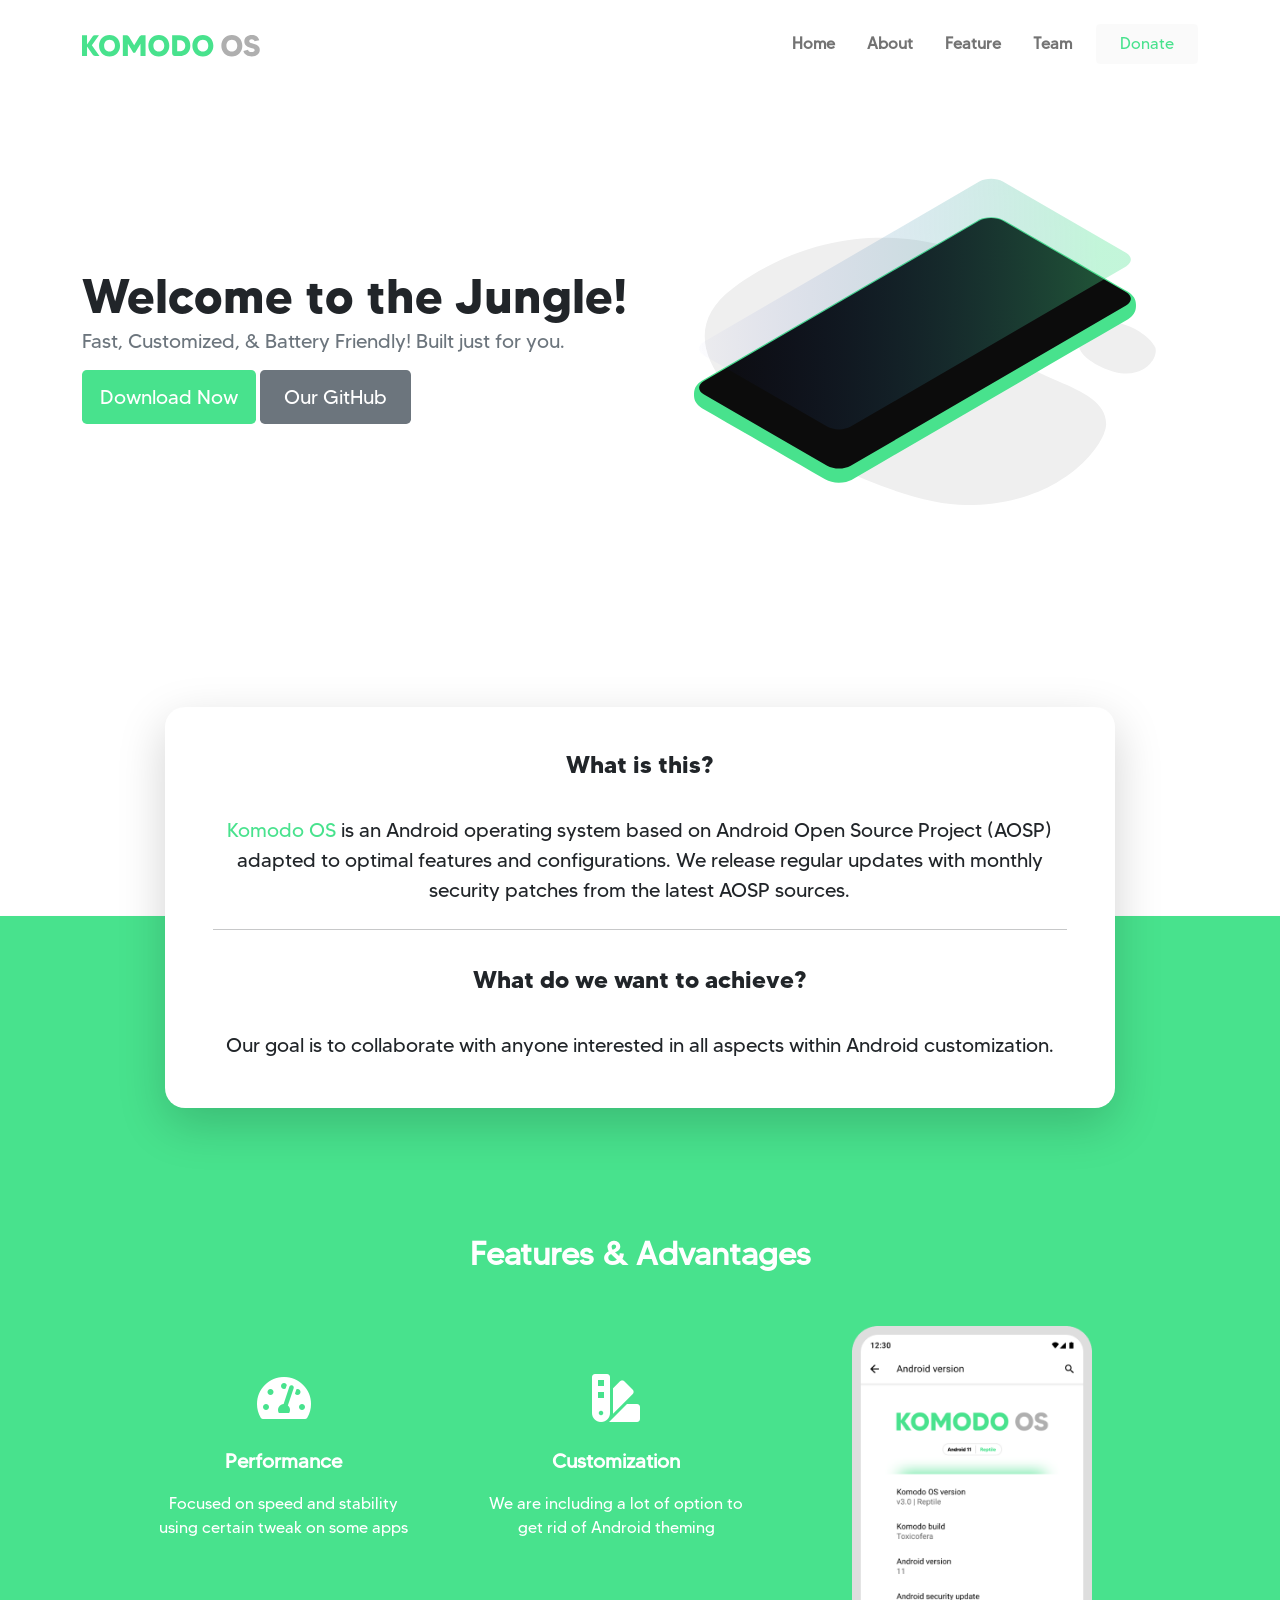
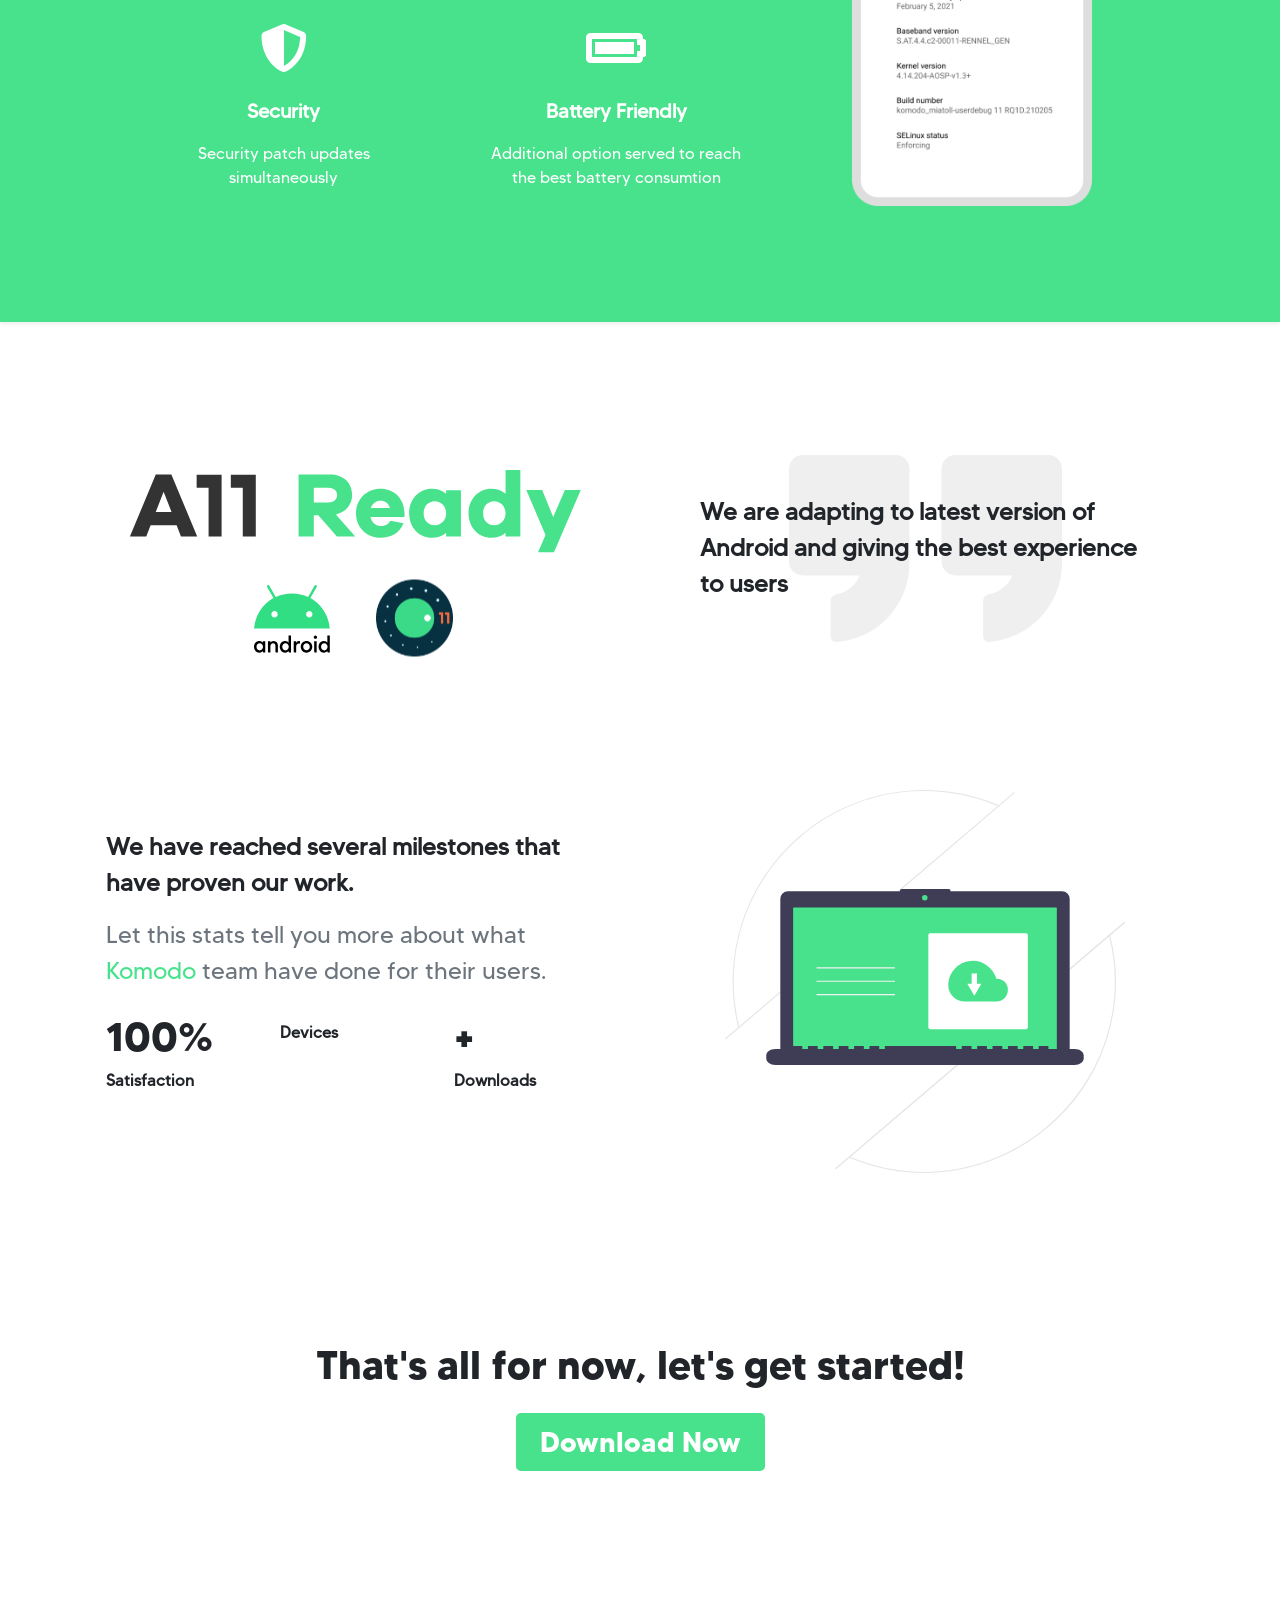
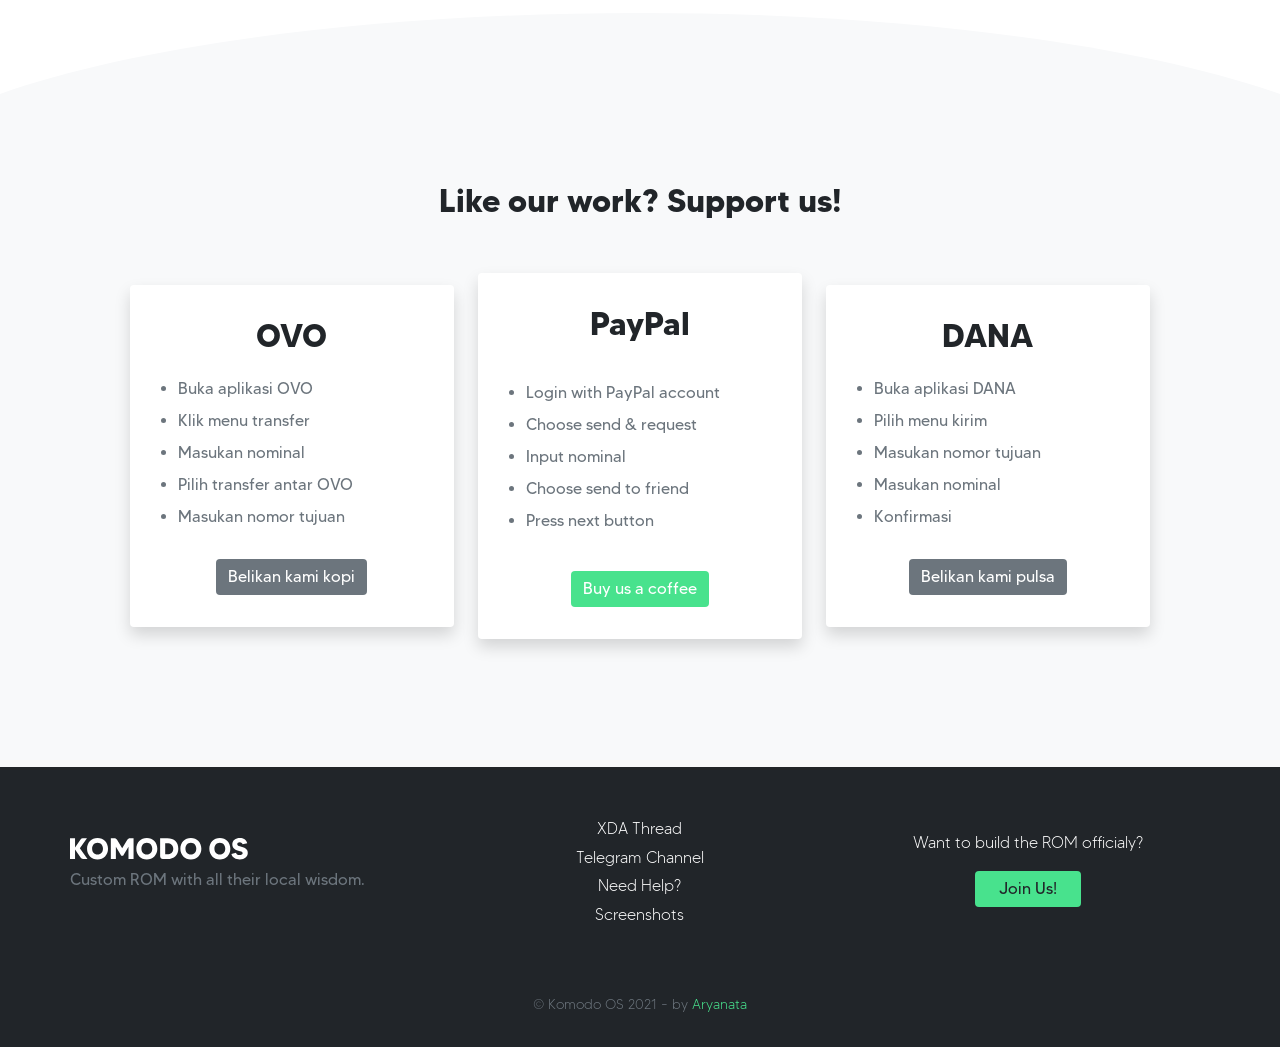
<file: index.html>
<!doctype html>
<html lang="en">
  <head>
    <!-- Required meta tags -->
    <meta charset="utf-8">
    <meta name="viewport" content="width=device-width, initial-scale=1">

    <!-- Favicon -->
    <link rel="shortcut icon" href="assets/favicon.ico"/>
    <!-- AOS -->
    <link href="https://unpkg.com/aos@2.3.1/dist/aos.css" rel="stylesheet">
    <!-- Fontawesome -->
    <link rel="stylesheet" href="https://pro.fontawesome.com/releases/v5.10.0/css/all.css" integrity="sha384-AYmEC3Yw5cVb3ZcuHtOA93w35dYTsvhLPVnYs9eStHfGJvOvKxVfELGroGkvsg+p" crossorigin="anonymous"/>
    <!-- Fonts Google -->
    <link rel="preconnect" href="https://fonts.gstatic.com">
    <link href="https://fonts.googleapis.com/css2?family=Hind+Siliguri:wght@300;400;500;600;700&family=Roboto:wght@300;400;500;700&display=swap" rel="stylesheet">
    <!-- My CSS -->
    <link rel="stylesheet" href="scss/main.css">

    <title>Komodo OS</title>
  </head>
  <body>

    <div id="preloader"></div>

    <!-- ====================
          ? Navbar
    ========================= -->
    <nav id="navbar" class="navbar navbar-index navbar-expand-lg navbar-light py-3 bg-white py-md-4">
        <div class="container">
          <a class="navbar-brand" href="index.html">
              <img src="assets/brand.svg" alt="komodo os" draggable="false">
          </a>
          <button class="navbar-toggler" type="button" data-bs-toggle="collapse" data-bs-target="#navbarNavDropdown" aria-controls="navbarNavDropdown" aria-expanded="false" aria-label="Toggle navigation">
            <i class="fas fa-bars"></i>
          </button>
          <div class="collapse navbar-collapse justify-content-end text-center" id="navbarNavDropdown">
            <ul class="navbar-nav">
              <li class="nav-item py-2 py-lg-0">
                <a class="nav-link" aria-current="page" href="#" onclick="topFunction()">Home</a>
              </li>
              <li class="nav-item py-2 py-lg-0">
                <a class="nav-link" href="#link-2" onclick="collapse()">About</a>
              </li>
              <li class="nav-item py-2 py-lg-0">
                <a class="nav-link" href="#sec-3" onclick="collapse()">Feature</a>
              </li>
              <li class="nav-item py-2 py-lg-0">
                <a class="nav-link" href="team.html" onclick="collapse()">Team</a>
              </li>
              <li class="nav-item d-inline d-lg-none py-2 py-lg-0">
                <a class="nav-link" href="#section-6" onclick="collapse()">Donate</a>
              </li>
              <li class="nav-item d-none d-lg-inline">
                <a class="nav-link btn btn-primary btn-donate px-4" href="#section-6" onclick="collapse()">Donate</a>
              </li>
            </ul>
          </div>
        </div>
      </nav>
      
      <!-- ! Uncomment below line if you are using fixed navbar -->
      <div style="height: 72px;"></div>

      <!--
        ? Section 1 : Landing Page
       -->
      <section id="section-1"> 
        <div class="container my-4">
          <div class="row d-flex align-items-center">
            <div class="col-12 col-md-7 col-lg-6 order-md-1 order-2" data-aos="fade-up">
              <div class="mt-2 text-md-start text-center">
                <h1 class="display-5 display-md-4">
                  Welcome to the Jungle!
                </h1>
                <br/>
                <p id="tagline" class="fs-5 fw-light text-secondary">
                  Fast, Customized, & Battery Friendly! Built just for you.
                </p>
                <br/>
                <div id="btn-landing" class="text-md-start text-center">
                  <a class="btn button btn-primary btn-lg" href="downloads.html" role="button">Download Now</a>
                  <a class="btn button btn-secondary btn-lg px-4" data-bs-toggle="popover" href="#" role="button">Our GitHub</a>
                </div>
              </div>
            </div>
            <div class="col-12 col-md-5 col-lg-6 order-md-2 order-1" data-aos="fade-up" data-aos-delay="100">
              <!-- TODO change the hero.svg -->
              <img id="hero-img" src="assets/hero.svg" alt="hero" class="img-fluid pb-4 pb-md-0 d-flex mx-auto" style="z-index: -20;" draggable="false"/>
            </div>
          </div>
        </div>
      </section>

      <div id="link-2"></div> <!-- ! Scroll link -->

      <!-- ? Section 2 : About Card -->
      <section id="section-2" class="mt-5">
        <div class="container">
          <div class="row justify-content-center py-5">
            <div id="section-2-card" class="col-md-10 col-11 bg-white shadow-lg pt-4 pb-4 pb-md-5 px-5">
              <div class="text-center">
                <p class="fs-4 py-3 ff-bold">What is this?</p>
                <p class="fs-6 d-lg-none"><span class="text-primary">Komodo OS</span> is an Android operating system based on Android Open Source Project (AOSP) adapted to optimal features and configurations. We release regular updates with monthly security patches from the latest AOSP sources.</p>
                <p class="fs-5 d-none d-lg-inline"><span class="text-primary">Komodo OS</span> is an Android operating system based on Android Open Source Project (AOSP) adapted to optimal features and configurations. We release regular updates with monthly security patches from the latest AOSP sources.</p>
              </div>
              <hr class="mt-4">
              <div class="text-center">
                <p class="fs-4 py-3 ff-bold">What do we want to achieve?</p>
                <p class="fs-6 d-lg-none">Our goal is to collaborate with anyone interested in all aspects within Android customization.</p>
                <p class="fs-5 d-none d-lg-inline">Our goal is to collaborate with anyone interested in all aspects within Android customization.</p>
              </div>
            </div>
          </div>
        </div>
      </section>

      <!-- ? Section 3 : Features & Advantages -->
      <section id="section-3" class="bg-primary text-white shadow-sm">
        <div class="bg-primary"></div>
        <div class="container py-5">
            <p id="sec-3" class="fs-2 text-center pt-3 mb-0 mb-md-5 fw-bold" data-aos="fade-down">Features & Advantages</p>
          <div class="row justify-content-center">
            <div class="col-12 col-md-7 order-2 order-md-1">
              <div class="row text-center mt-5 d-flex" data-aos="fade-right">
                <div class="col-8 col-md-6 mx-auto">
                  <i class="fas fa-tachometer-alt fa-3x mb-4"></i>
                  <p class="fs-5 fw-bolder">Performance</p>
                  <p class="px-0 px-md-4">Focused on speed and stability using certain tweak on some apps</p>
                </div>
                <div class="col-8 col-md-6 mx-auto">
                  <i class="fas fa-swatchbook fa-3x mb-4"></i>
                  <p class="fs-5 fw-bolder">Customization</p>
                  <p class="px-0 px-md-4">We are including a lot of option to get rid of Android theming</p>
                </div>
                <div class="col-8 col-md-6 mx-auto">
                  <i class="fas fa-shield-alt fa-3x mb-4"></i>
                  <p class="fs-5 fw-bolder">Security</p>
                  <p class="px-0 px-md-4">Security patch updates simultaneously</p>
                </div>
                <div class="col-8 col-md-6 mx-auto">
                  <i class="fas fa-battery-full fa-3x mb-4"></i>
                  <p class="fs-5 fw-bolder">Battery Friendly</p>
                  <p class="px-0 px-md-4">Additional option served to reach the best battery consumtion</p>
                </div>
              </div>
            </div>
            <div class="col-12 col-md-4 order-1 order-md-2" data-aos="fade-left" data-aos-offset="140">
              <img id="ss-img" src="assets/ss.png" alt="screenshot" class="d-flex mx-auto my-5 my-md-0" draggable="false">
            </div>
          </div>
        </div>
      </section>
      
      <!-- ? Section 4 : A11 Ready -->
      <section id="section-4">
        <div class="container">
          <div class="row justify-content-center">
            <div class="col-12 col-md-6" data-aos="fade-right">
              <img id="a11-img" src="assets/a11.svg" alt="a11 ready" class="img-fluid d-flex mx-auto mt-5" draggable="false">
            </div>
            <div class="col-12 col-md-6" data-aos="fade-left">
              <p id="section-4-quotes" class="text-center text-md-start fs-4 fs-md-2 fw-bold px-5">We are adapting to latest version of Android and giving the best experience to users</p>
            </div>
          </div>
        </div>
      </section>

      <!-- ? Download count -->
      <section id="count">
        <div class="container">
          <div class="row">
            <div class="col-12 col-md-6 d-flex flex-column" data-aos="fade-right">
              <div class="my-auto mx-4 text-center text-md-start">
                <p class="fs-4 fw-bold">We have reached several milestones that have proven our work.</p>
                <p class="fs-4 text-secondary">Let this stats tell you more about what <span class="text-primary">Komodo</span> team have done for their users.</p>
                <div class="row my-4">
                  <div class="col-4">
                    <h1>100%</h1>
                    <p class="fw-bold">Satisfaction</p>
                  </div>
                  <div class="col-4">
                    <h1 id="device"></h1>
                    <p class="fw-bold">Devices</p>
                  </div>
                  <div class="col-4">
                    <h1><span id="download"></span>+</h1>
                    <p class="fw-bold">Downloads</p>
                  </div>
                </div>
              </div>
            </div>
            <div class="col-12 col-md-6 d-flex" data-aos="fade-left">
              <img src="assets/download.svg" alt="Download"  class="img-fluid m-auto" draggable="false">
            </div>
          </div>
        </div>
      </section>

      <!-- ? Section 5 : Download -->
      <section id="section-5" data-aos="fade-in">
        <div class="container">
          <div id="download-section" class="mt-0 pt-5 text-center">
            <p class="h1 mb-4">That's all for now, let's get started!</p>
            <a href="downloads.html" class="btn btn-lg btn-primary fs-3 fw-light px-4">Download Now</a>
          </div>
        </div>
      </section>

      <img class="shape-divider" src="assets/shape.svg" alt="" draggable="false">

      <!-- Section 6 : Donate -->
      <section id="section-6" class="bg-light">
        <div class="container mb-5">
          <p class="fs-2 text-center mb-5 head" data-aos="fade-in">Like our work? Support us!</p>
          <p class="text-center"></p>
          <div class="row row-cols-1 row-cols-lg-3 g-4 align-items-center px-5">
            <div class="col order-2 order-lg-1" data-aos="fade-left" data-aos-offset="240" data-aos-delay="400"> <!-- * Card -->
              <div class="bg-white shadow rounded py-3">
                <div class="card-body">
                  <h2 class="fw-bold text-center">OVO</h2>
                  <ul class="text-muted">
                    <li>Buka aplikasi OVO</li>
                    <li>Klik menu transfer</li>
                    <li>Masukan nominal</li>
                    <li>Pilih transfer antar OVO</li>
                    <li>Masukan nomor tujuan</li>
                  </ul>
                  <div class="d-flex">
                    <a href="" class="btn btn-secondary mx-auto">Belikan kami kopi</a>
                  </div>
                </div>
              </div>
            </div> <!-- * End of card -->
            <div class="col order-3" data-aos="fade-right" data-aos-offset="240" data-aos-delay="400"> <!-- * Card -->
              <div class="bg-white shadow rounded py-3">
                <div class="card-body">
                  <h2 class="fw-bold text-center">DANA</h2>
                  <ul class="text-muted">
                    <li>Buka aplikasi DANA</li>
                    <li>Pilih menu kirim</li>
                    <li>Masukan nomor tujuan</li>
                    <li>Masukan nominal</li>
                    <li>Konfirmasi</li>
                  </ul>
                  <div class="d-flex">
                    <a href="" class="btn btn-secondary mx-auto">Belikan kami pulsa</a>
                  </div>
                </div>
              </div>
            </div> <!-- * End of card -->
            <div class="col order-1 order-lg-2" data-aos="fade-in" data-aos-offset="240"> <!-- * Card -->
              <div class="bg-white shadow rounded py-3">
                <div class="card-body">
                  <h2 class="fw-bold text-center">PayPal</h2>
                  <ul class="text-muted my-4">
                    <li>Login with PayPal account</li>
                    <li>Choose send & request</li>
                    <li>Input nominal</li>
                    <li>Choose send to friend</li>
                    <li>Press next button</li>
                  </ul>
                  <div class="d-flex">
                    <a href="https://www.paypal.com/paypalme/KomodoOS" class="btn btn-primary mx-auto">Buy us a coffee</a>
                  </div>
                </div>
              </div>
            </div> <!-- * End of card -->
          </div>
        </div>
      </section>

      <!-- ? Footer -->
      <footer class="bg-dark text-white">
        <div class="container py-5 px-4 px-md-0">
          <div class="row">
            <div class="col-12 col-md-4 d-flex my-auto text-center text-sm-start">
              <div class="w-100">
                <img src="assets/brand.svg" alt="komodo os" draggable="false">
                <p class="text-muted mt-2">Custom ROM with all their local wisdom.</p>
              </div>
            </div>
            <div class="col-12 col-sm-6 col-md-4 text-center text-sm-start text-md-center my-3 my-sm-0">
              <a href="http://xda-developers.com/">XDA Thread</a>
              <a href="http://t.me/komodosrom/">Telegram Channel</a>
              <a href="http://t.me/komodosgroup/">Need Help?</a>
              <a href="http://t.me/komodosgroup/">Screenshots</a>
            </div>
            <div class="col-12 col-sm-6 col-md-4 text-center my-3">
              <p id="maintainer">Want to build the ROM officialy?</p>
              <a href="https://docs.google.com/forms/d/e/1FAIpQLSdjPwX5xveh4qN2sgX_csnXXyCQ3qnwGUCM9lLUiDg4bOMVkA/viewform" target="_blank" class="btn btn-primary px-4 text-dark">Join Us!</a>
            </div>
          </div>
        </div>
        <div class="container px-4">
          <div class="text-sm-center py-3">
            <p id="copyright" class="text-muted small">&copy; Komodo OS 2021 - by <a id="web-dev" href="https://github.com/aryanataandi/komodo-web">Aryanata</a></p>
          </div>
        </div>
      </footer>

      <!-- ? Scroll to top Button -->
      <button onclick="topFunction()" class="rounded-circle shadow-lg" id="scroll-top" title="Go to top">
        <i class="fas fa-arrow-up"></i>
      </button>

    <!-- Bootstrap Bundle with Popper -->
    <script src="vendor/bootstrap/js/bootstrap.bundle.min.js"></script>
    <!-- AOS -->
    <script src="https://unpkg.com/aos@2.3.1/dist/aos.js"></script>
    <!-- jQuery -->
    <script src="https://code.jquery.com/jquery-3.5.1.min.js" integrity="sha256-9/aliU8dGd2tb6OSsuzixeV4y/faTqgFtohetphbbj0=" crossorigin="anonymous"></script>
    <!-- My Javascript -->
    <script src="js/main.js"></script>
    <script src="js/index.js"></script>

  </body>
</html>
</file>
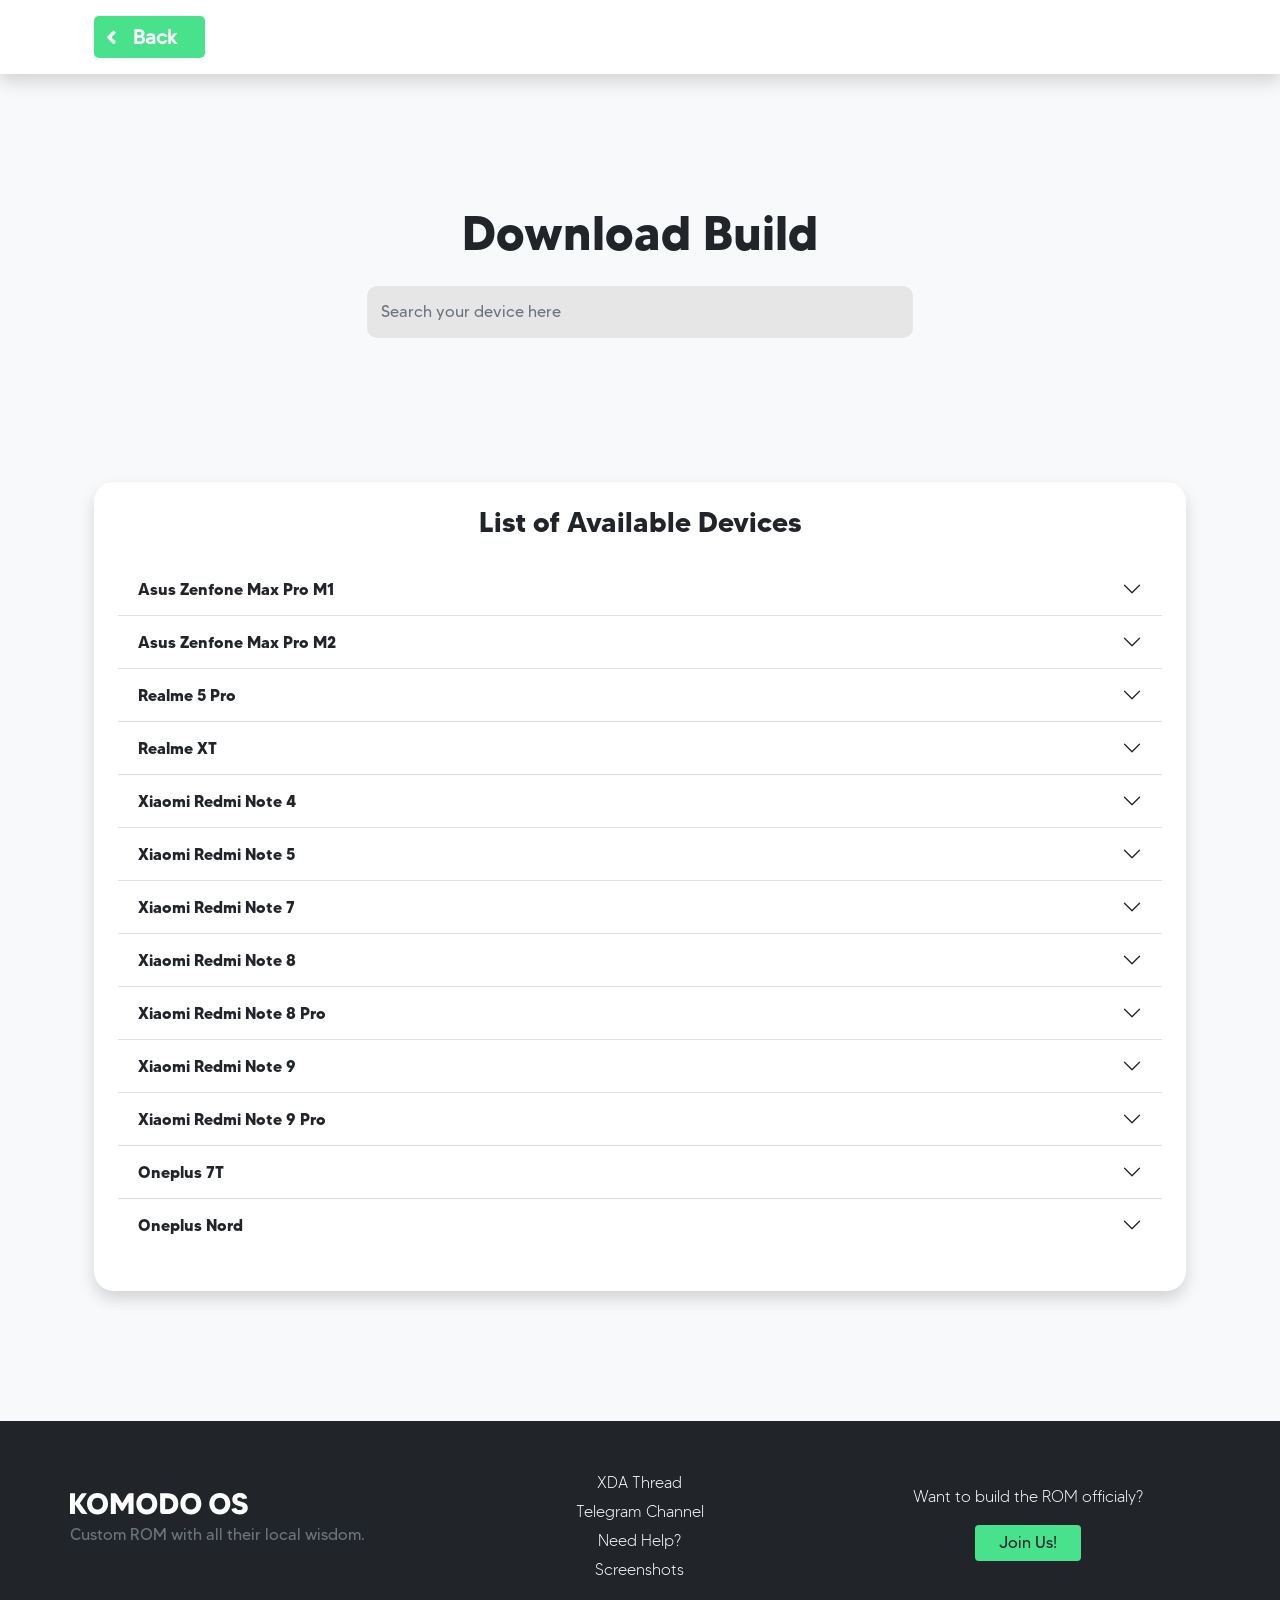
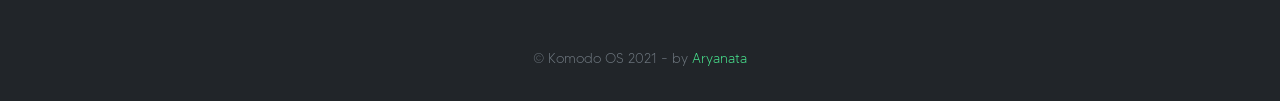
<file: downloads.html>
<!doctype html>
<html lang="en">
  <head>
    <!-- Required meta tags -->
    <meta charset="utf-8">
    <meta name="viewport" content="width=device-width, initial-scale=1">

    <!-- Favicon -->
    <link rel="shortcut icon" href="assets/favicon.ico"/>
    <!-- Fontawesome -->
    <link rel="stylesheet" href="https://pro.fontawesome.com/releases/v5.10.0/css/all.css" integrity="sha384-AYmEC3Yw5cVb3ZcuHtOA93w35dYTsvhLPVnYs9eStHfGJvOvKxVfELGroGkvsg+p" crossorigin="anonymous"/>
    <!-- Fonts Google -->
    <link rel="preconnect" href="https://fonts.gstatic.com">
    <link href="https://fonts.googleapis.com/css2?family=Hind+Siliguri:wght@300;400;500;600;700&family=Roboto:wght@300;400;500;700&display=swap" rel="stylesheet">
    <!-- My CSS -->
    <link rel="stylesheet" href="scss/main.css">

    <title>Komodo OS</title>
  </head>
  <body class="bg-light">

    <div id="preloader"></div>

    <!-- ====================
          ? Navbar
    ========================= -->
    <nav class="navbar navbar-expand-lg navbar-light py-3 bg-white shadow">
      <div class="container px-4 justify-content-start">
        <a href="index.html" class="btn btn-primary d-flex rounded-3">
          <i class="fas fa-angle-left text-white fa-lg my-auto"></i>
          <div class="px-3 fw-bold fs-5">Back</div>
        </a>
      </div>
    </nav>

    <!--
        ? Section 1
       -->
       <section id="section-1"> 
        <div class="container">
          <div class="row d-flex align-items-center mb-5 pb-5">
            <div class="col my-5">
              <div class="text-center">
                <h1 class="display-5 display-md-4">
                  Download Build
                </h1>
                <div class="row justify-content-center">
                  <div class="col-10 col-md-8 col-lg-6">
                    <div class="input-group mt-3">
                      <input type="text" class="form-control" placeholder="Search your device here" id="search" name="search">
                    </div>
                  </div>
                </div>
              </div>
            </div>
          </div>

          <div class="container my-5">
            <div class="bg-white shadow card-download px-2 pb-4">
              <div class="card-body">
                <h3 class="text-center pt-2 pb-3">List of Available Devices</h3>

                <div class="accordion accordion-flush" id="result"></div>
    
              </div>
            </div>

        </div>
      </section>

      <!-- ? Footer -->
      <footer class="bg-dark text-white">
        <div class="container py-5 px-4 px-md-0">
          <div class="row">
            <div class="col-12 col-md-4 d-flex my-auto text-center text-sm-start">
              <div class="w-100">
                <img src="assets/brand.svg" alt="komodo os" draggable="false">
                <p class="text-muted mt-2">Custom ROM with all their local wisdom.</p>
              </div>
            </div>
            <div class="col-12 col-sm-6 col-md-4 text-center text-sm-start text-md-center my-3 my-sm-0">
              <a href="http://xda-developers.com/">XDA Thread</a>
              <a href="http://t.me/komodosrom/">Telegram Channel</a>
              <a href="http://t.me/komodosgroup/">Need Help?</a>
              <a href="http://t.me/komodosgroup/">Screenshots</a>
            </div>
            <div class="col-12 col-sm-6 col-md-4 text-center my-3">
              <p id="maintainer">Want to build the ROM officialy?</p>
              <a href="https://docs.google.com/forms/d/e/1FAIpQLSdjPwX5xveh4qN2sgX_csnXXyCQ3qnwGUCM9lLUiDg4bOMVkA/viewform" target="_blank" class="btn btn-primary px-4 text-dark">Join Us!</a>
            </div>
          </div>
        </div>
        <div class="container px-4">
          <div class="text-center py-3">
            <p id="copyright" class="text-muted small">&copy; Komodo OS 2021 - by <a id="web-dev" href="https://github.com/aryanataandi/komodo-web">Aryanata</a></p>
          </div>
        </div>
      </footer>

      <!-- ? Scroll to top Button -->
      <button onclick="topFunction()" class="rounded-circle shadow-lg" id="scroll-top" title="Go to top">
        <i class="fas fa-arrow-up"></i>
      </button>

    <!-- Bootstrap Bundle with Popper -->
    <script src="vendor/bootstrap/js/bootstrap.bundle.min.js"></script>
    <!-- jQuery -->
    <script src="https://code.jquery.com/jquery-3.5.1.min.js" integrity="sha256-9/aliU8dGd2tb6OSsuzixeV4y/faTqgFtohetphbbj0=" crossorigin="anonymous"></script>
    <!-- My Javascript -->
    <script src="js/main.js"></script>
    <script src="js/ajax.js"></script>

  </body>
</html>
</file>
